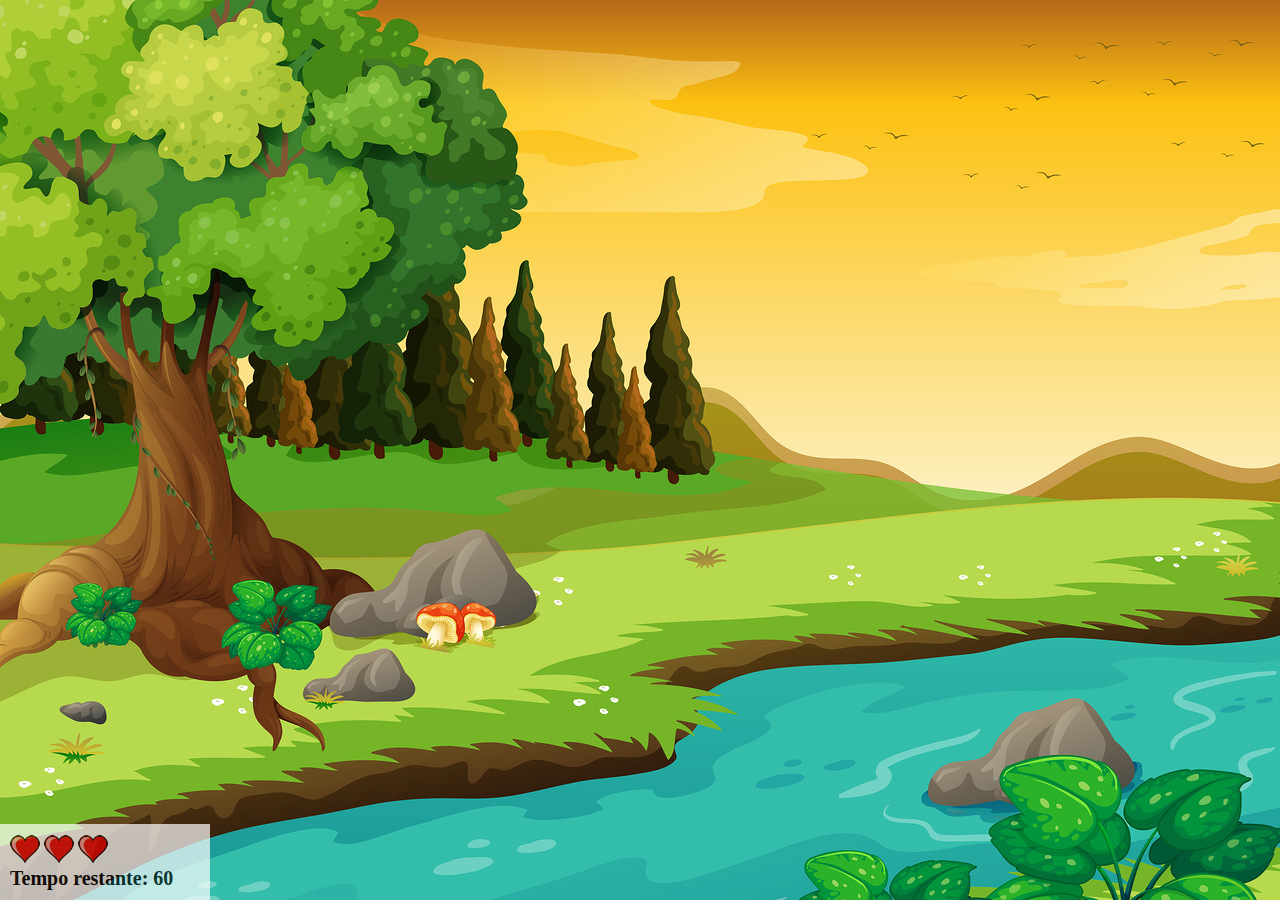
<file: index.html>
<!DOCTYPE html>
<html lang="en">
<head>
    <meta charset="UTF-8">
    <meta http-equiv="X-UA-Compatible" content="IE=edge">
    <meta name="viewport" content="width=device-width, initial-scale=1.0">
    <title>Mata Mosquito</title>
    <link rel="stylesheet" href="./CSS/style.css">

    <script src="./JS/index.js"></script>
</head>
<body>

    <div class="painel">
        <div class="life">
            <img class="life3" src="./img/coracao_cheio.png" alt="">
            <img class="life2" src="./img/coracao_cheio.png" alt="">
            <img class="life1" src="./img/coracao_cheio.png" alt="">
        </div>

        <div class="time">Tempo restante: <span id="chronometer"></span></div>
    </div>

    <script>
        document.getElementById('chronometer').innerHTML = time;
        let startFly = setInterval(() => {
            flyPosition();
        }, timeOut);
    </script>
</body>
</html>
</file>
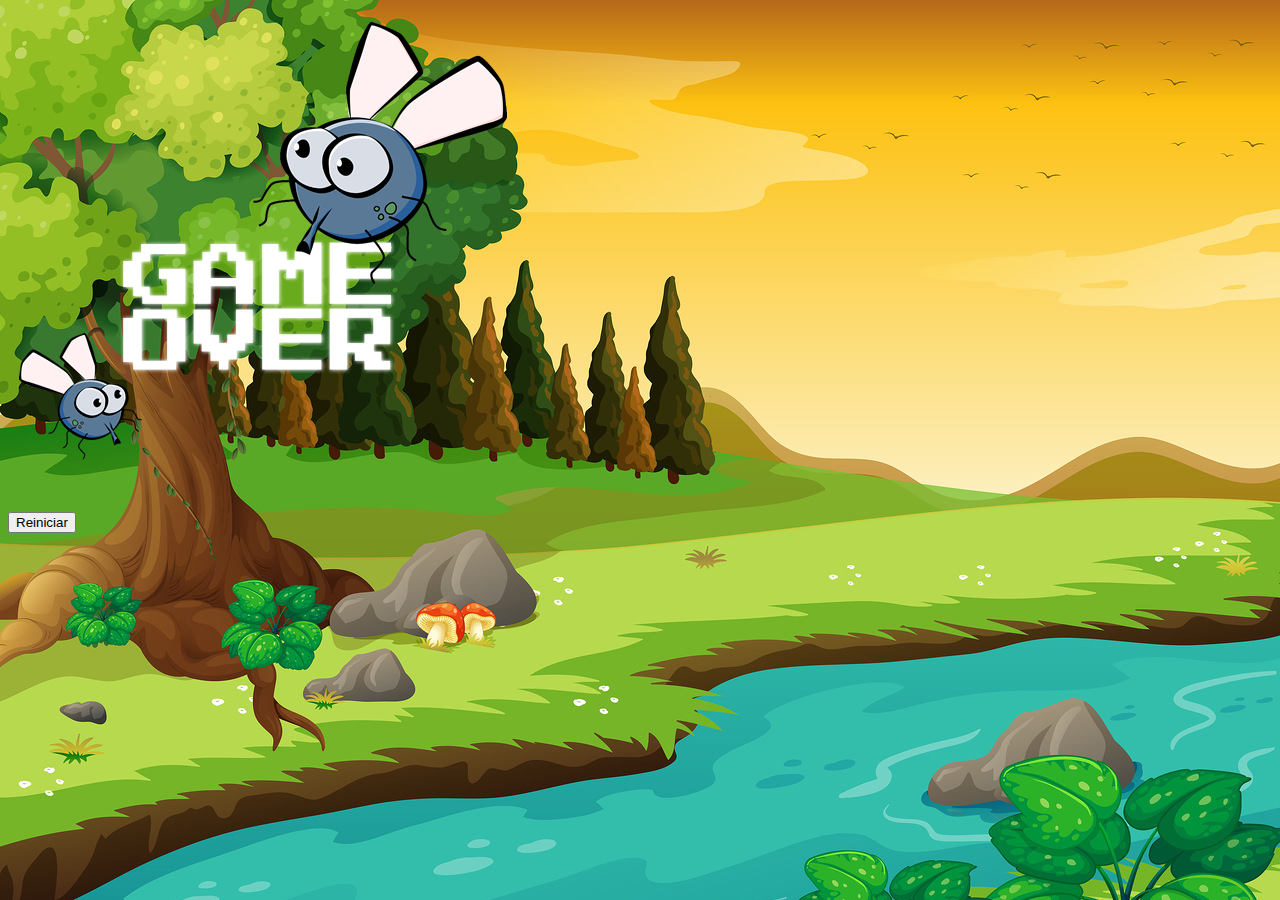
<file: game_over.html>
<!DOCTYPE html>
<html lang="en">
<head>
    <meta charset="UTF-8">
    <meta http-equiv="X-UA-Compatible" content="IE=edge">
    <meta name="viewport" content="width=device-width, initial-scale=1.0">
    <title>Game Over</title>
    <link href="https://cdn.jsdelivr.net/npm/bootstrap@5.0.0-beta3/dist/css/bootstrap.min.css" rel="stylesheet" integrity="sha384-eOJMYsd53ii+scO/bJGFsiCZc+5NDVN2yr8+0RDqr0Ql0h+rP48ckxlpbzKgwra6" crossorigin="anonymous">
    <link rel="stylesheet" href="./CSS/style.css">
</head>
<body>
    <div class="container">
        <div class="row">
            <div class="col">
                <div class="d-flex justify-content-center">
                    <img src="./img/game_over.png" alt="">
                </div>
            </div>
        </div>
    </div>
    <div class="container">
        <div class="row">
            <div class="col">
                <div class="d-flex justify-content-center">
                    <button type="button" class="btn btn-dark btn-lg" onclick="window.location.href='menu.html'">Reiniciar</button>
                </div>
            </div>
        </div>
    </div>
</body>
</html>
</file>
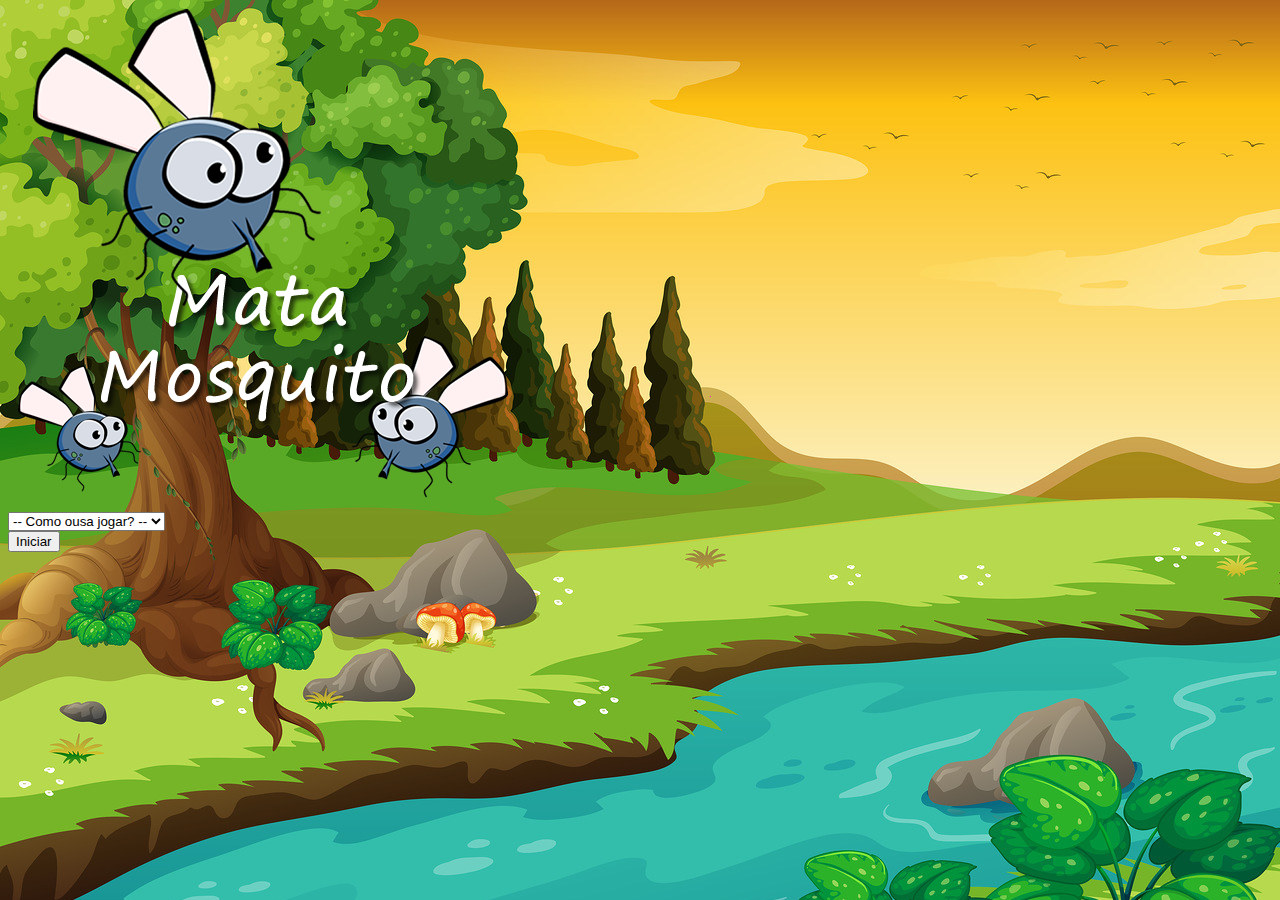
<file: menu.html>
<!DOCTYPE html>
<html lang="en">
<head>
    <meta charset="UTF-8">
    <meta http-equiv="X-UA-Compatible" content="IE=edge">
    <meta name="viewport" content="width=device-width, initial-scale=1.0">
    <title>Mata Mosquito</title>
    <link href="https://cdn.jsdelivr.net/npm/bootstrap@5.0.0-beta3/dist/css/bootstrap.min.css" rel="stylesheet" integrity="sha384-eOJMYsd53ii+scO/bJGFsiCZc+5NDVN2yr8+0RDqr0Ql0h+rP48ckxlpbzKgwra6" crossorigin="anonymous">
    <link rel="stylesheet" href="./CSS/style.css">
    <script>
        function startGame() {
            
            let level = document.getElementById('level').value;
            
            if(level === ''){
                alert('Escolha um nível');
                return false;
            }else{
                window.location.href = 'index.html?' + level;
            }
        }
    </script>
</head>
<body>
    <div class="container">
        <div class="row">
            <div class="col">
                <div class="d-flex justify-content-center">
                    <img src="./img/game.png" alt="">
                </div>
            </div>
        </div>
    </div>
    <div class="container">
        <div class="row">
            <div class="col">
                <div class="d-flex justify-content-center">
                    <div class="mb-2">
                        <select name="nível" id="level">
                            <option value=""> -- Como ousa jogar? -- </option>
                            <option value="fraco">Fraco</option>
                            <option value="mito">Mito</option>
                            <option value="graomestre">Grão-Mestre</option>
                        </select>
                    </div>
                </div>
            </div>
        </div>
    </div>
    <div class="container">
        <div class="row">
            <div class="col">
                <div class="d-flex justify-content-center">
                    <button type="button" class="btn btn-danger btn-lg" onclick="startGame()">Iniciar</button>
                </div>
            </div>
        </div>
    </div>
</body>
</html>
</file>
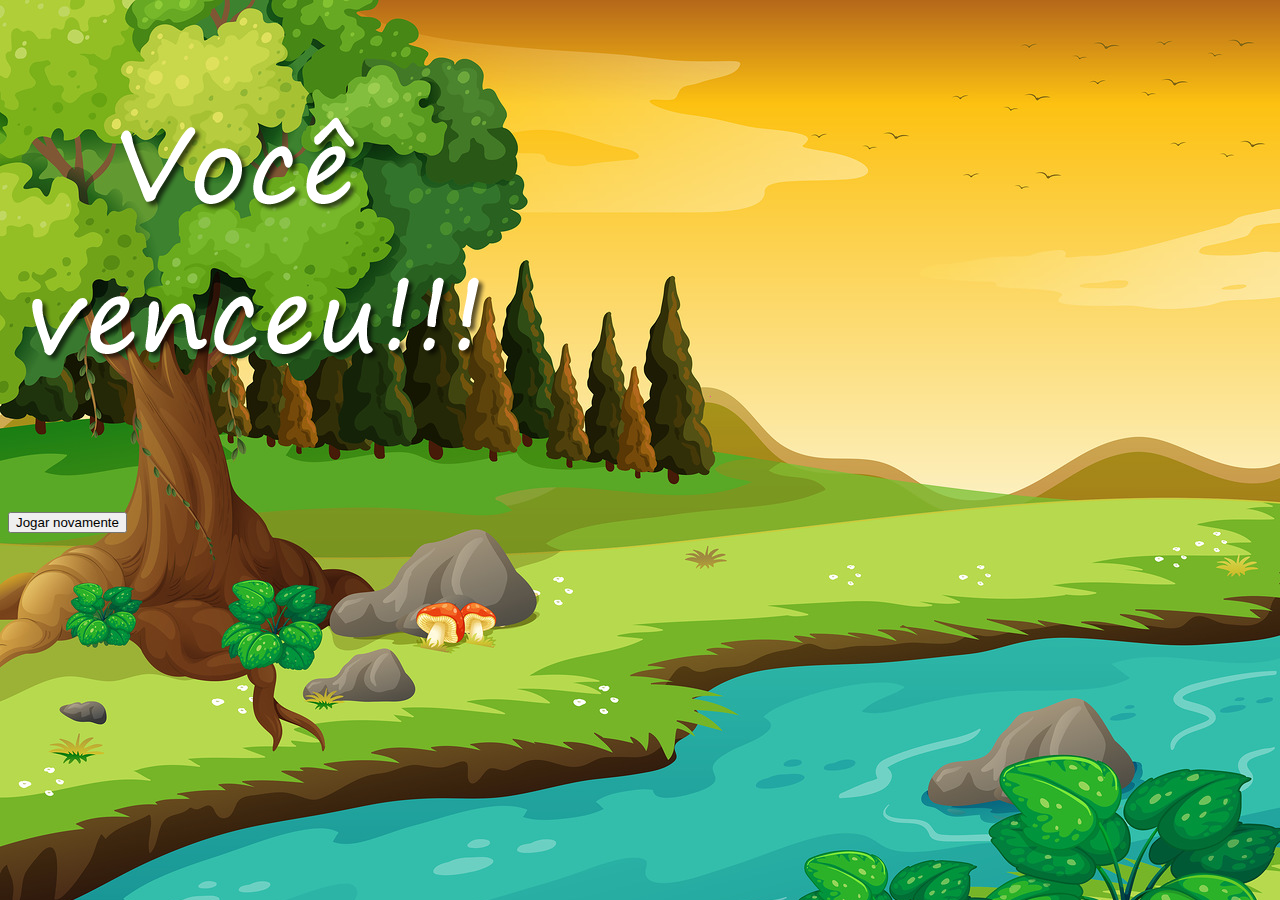
<file: victory.html>
<!DOCTYPE html>
<html lang="en">
<head>
    <meta charset="UTF-8">
    <meta http-equiv="X-UA-Compatible" content="IE=edge">
    <meta name="viewport" content="width=device-width, initial-scale=1.0">
    <title>Vitória</title>
    <link href="https://cdn.jsdelivr.net/npm/bootstrap@5.0.0-beta3/dist/css/bootstrap.min.css" rel="stylesheet" integrity="sha384-eOJMYsd53ii+scO/bJGFsiCZc+5NDVN2yr8+0RDqr0Ql0h+rP48ckxlpbzKgwra6" crossorigin="anonymous">
    <link rel="stylesheet" href="./CSS/style.css">
</head>
<body>
    <div class="container">
        <div class="row">
            <div class="col">
                <div class="d-flex justify-content-center">
                    <img src="./img/vitoria.png" alt="">
                </div>
            </div>
        </div>
    </div>
    <div class="container">
        <div class="row">
            <div class="col">
                <div class="d-flex justify-content-center">
                    <button type="button" class="btn btn-dark btn-lg" onclick="window.location.href='menu.html'">Jogar novamente</button>
                </div>
            </div>
        </div>
    </div>
</body>
</html>
</file>
<file: CSS/style.css>
html{
    cursor: url(../img/mata_mosca.png) 30 30, auto;
}

body{
    background-image: url(../img/bg.jpg);
    background-repeat: no-repeat;
    background-size: cover;
}

.flySmall{
    height: 50px;
    width: 50px;
}

.flyMedium{
    height: 70px;
    width: 70px;
}

.flyBig{
    height: 90px;
    width: 90px;
}

.flySideB{
    transform: scaleX(-1);
}

.painel{
    background-color: #fff;
    bottom: 0;
    border-top: solid 1px #fff;
    left: 0;
    opacity: 0.7;
    padding: 10px;
    position: absolute;
    width: 190px;
}

.life{
    float: left;
}

.time{
    float: left;
    font-size: 20px;
    font-weight: bold;
}
</file>
